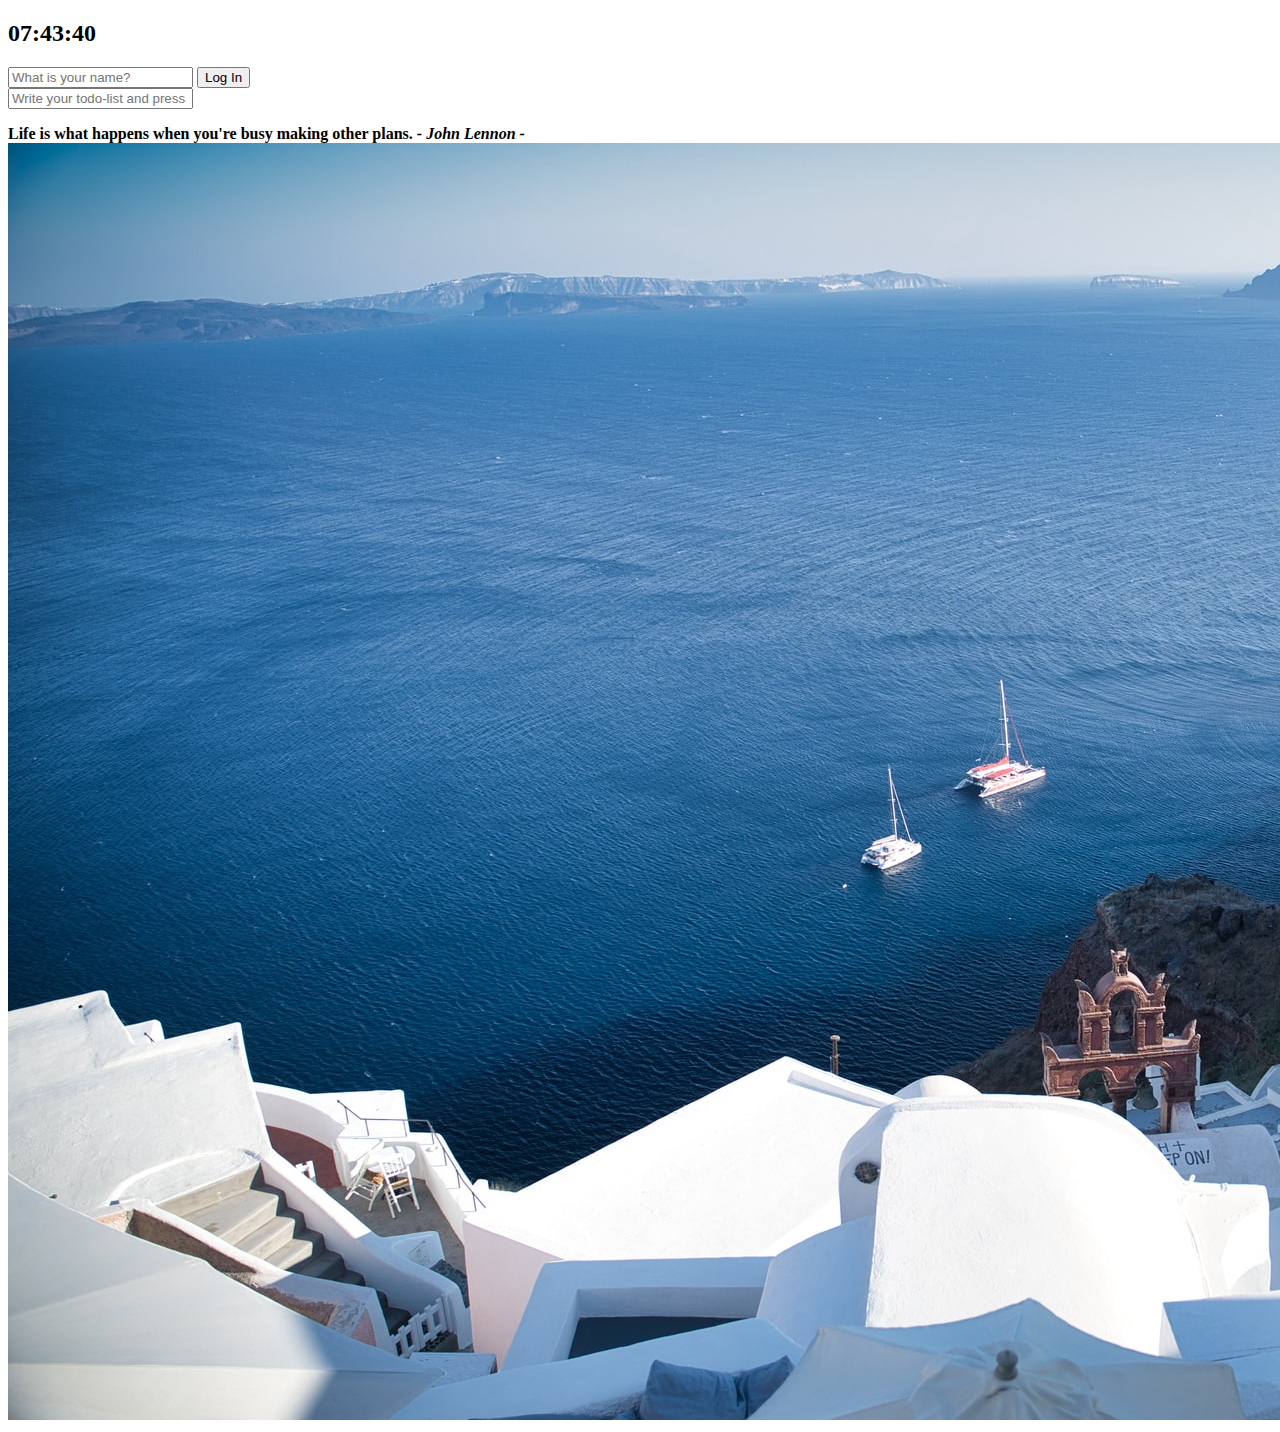
<file: Chapter7/index.html>
<!DOCTYPE html>
<html lang="en">
  <head>
    <meta charset="UTF-8" />
    <meta name="viewport" content="width=device-width, initial-scale=1.0" />
    <link rel="stylesheet" href="css/style.css" />
    <title>Momentum App</title>
  </head>
  <body>
    <h2 id="clock">00:00:00</h2>
    <form class="hidden" id="login-form">
      <input
        required
        maxlength="15"
        type="text"
        placeholder="What is your name?"
      />
      <input type="submit" value="Log In" />
    </form>
    <h1 class="hidden" id="greeting"></h1>
    <form id="todo-form">
      <input type="text" placeholder="Write your todo-list and press Enter" required />
    </form>
    <ul id="todo-list"></ul>
    <div id="quote">
      <b><span></span>
      <i>- <span></span> -</i></b>
    </div>
    <script src="js/greetings.js"></script>
    <script src="js/clock.js"></script>
    <script src="js/quotes.js"></script>
    <script src="js/background.js"></script>
    <script src="js/toDo.js"></script>
  </body>
</html>
</file>
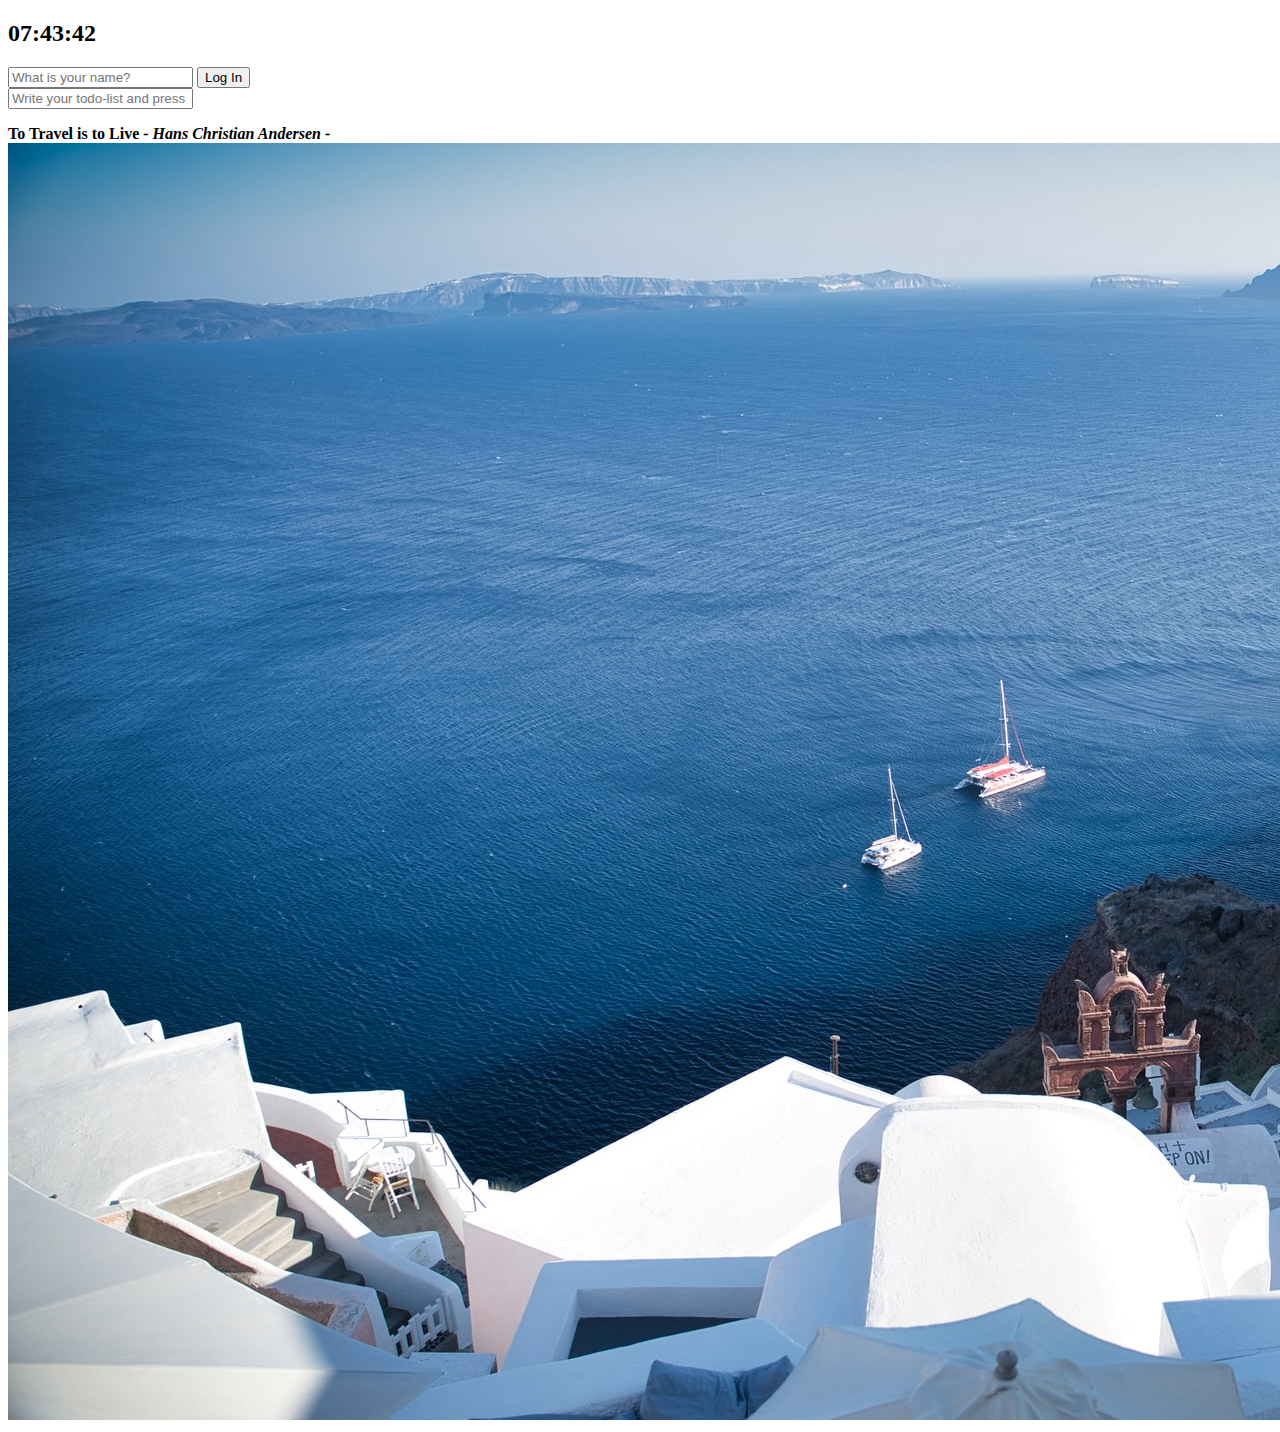
<file: Chapter8/index.html>
<!DOCTYPE html>
<html lang="en">
  <head>
    <meta charset="UTF-8" />
    <meta name="viewport" content="width=device-width, initial-scale=1.0" />
    <link rel="stylesheet" href="css/style.css" />
    <title>Momentum App</title>
  </head>
  <body>
    <h2 id="clock">00:00:00</h2>
    <form class="hidden" id="login-form">
      <input
        required
        maxlength="15"
        type="text"
        placeholder="What is your name?"
      />
      <input type="submit" value="Log In" />
    </form>
    <h1 class="hidden" id="greeting"></h1>
    <form id="todo-form">
      <input type="text" placeholder="Write your todo-list and press Enter" required />
    </form>
    <ul id="todo-list"></ul>
    <div id="quote">
      <b><span></span>
      <i>- <span></span> -</i></b>
    </div>
    <div id="weather">
      <span></span>
      <span></span>
    </div>
    <script src="js/greetings.js"></script>
    <script src="js/clock.js"></script>
    <script src="js/quotes.js"></script>
    <script src="js/background.js"></script>
    <script src="js/toDo.js"></script>
    <script src="js/weather.js"></script>
  </body>
</html>
</file>
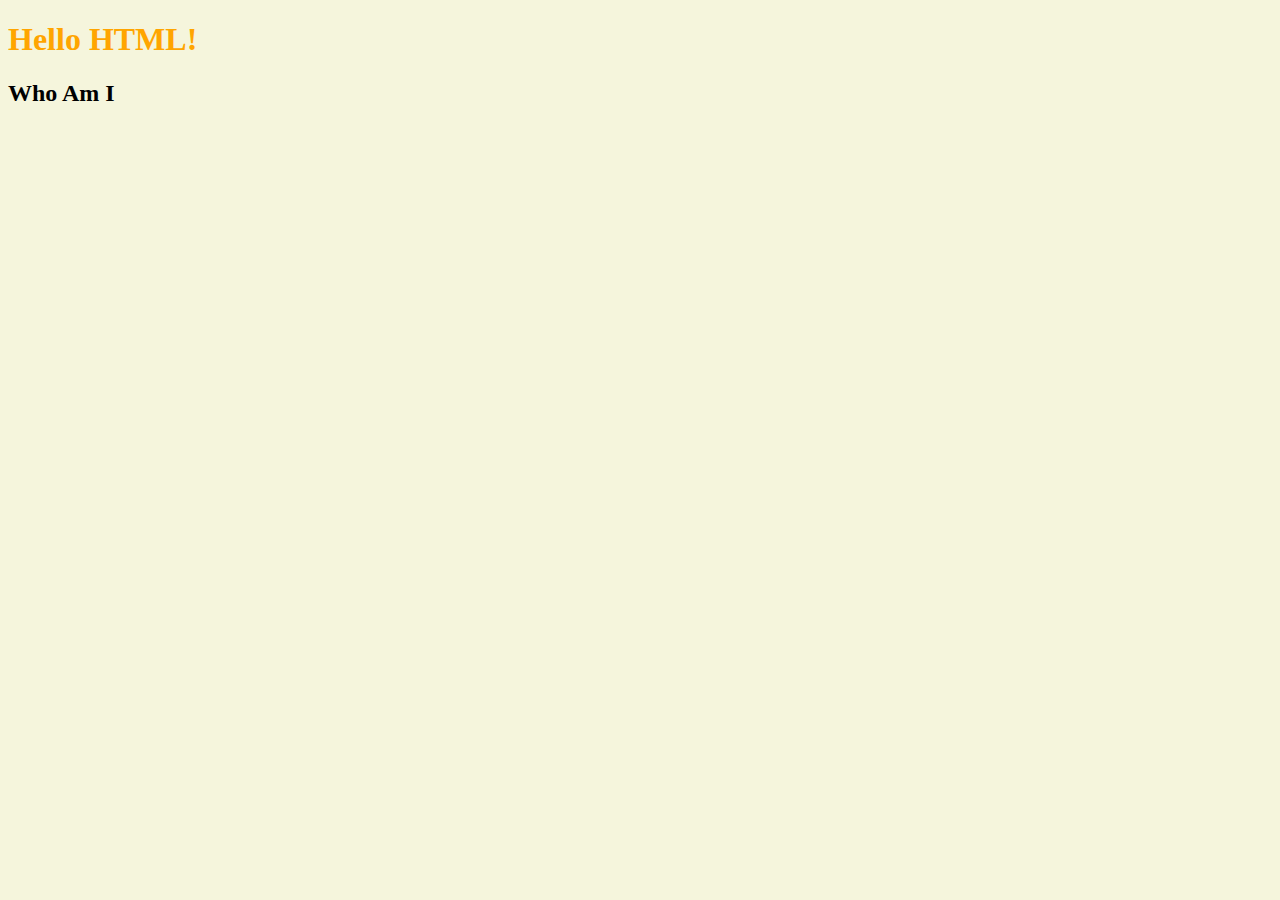
<file: classList/index.html>
<!DOCTYPE html>
<html lang="ko">
    <head>
        <meta charset="UTF-8">
        <link rel="stylesheet" href="style.css"/>
        <title>EXAMPLE</title>
    </head>
    <body>
        <div class="content">
            <h1>Hello HTML!</h1>
            <h2>Who Am I</h2>
        </div>
        
        <script src="app.js"></script>
    </body>
</html>
</file>
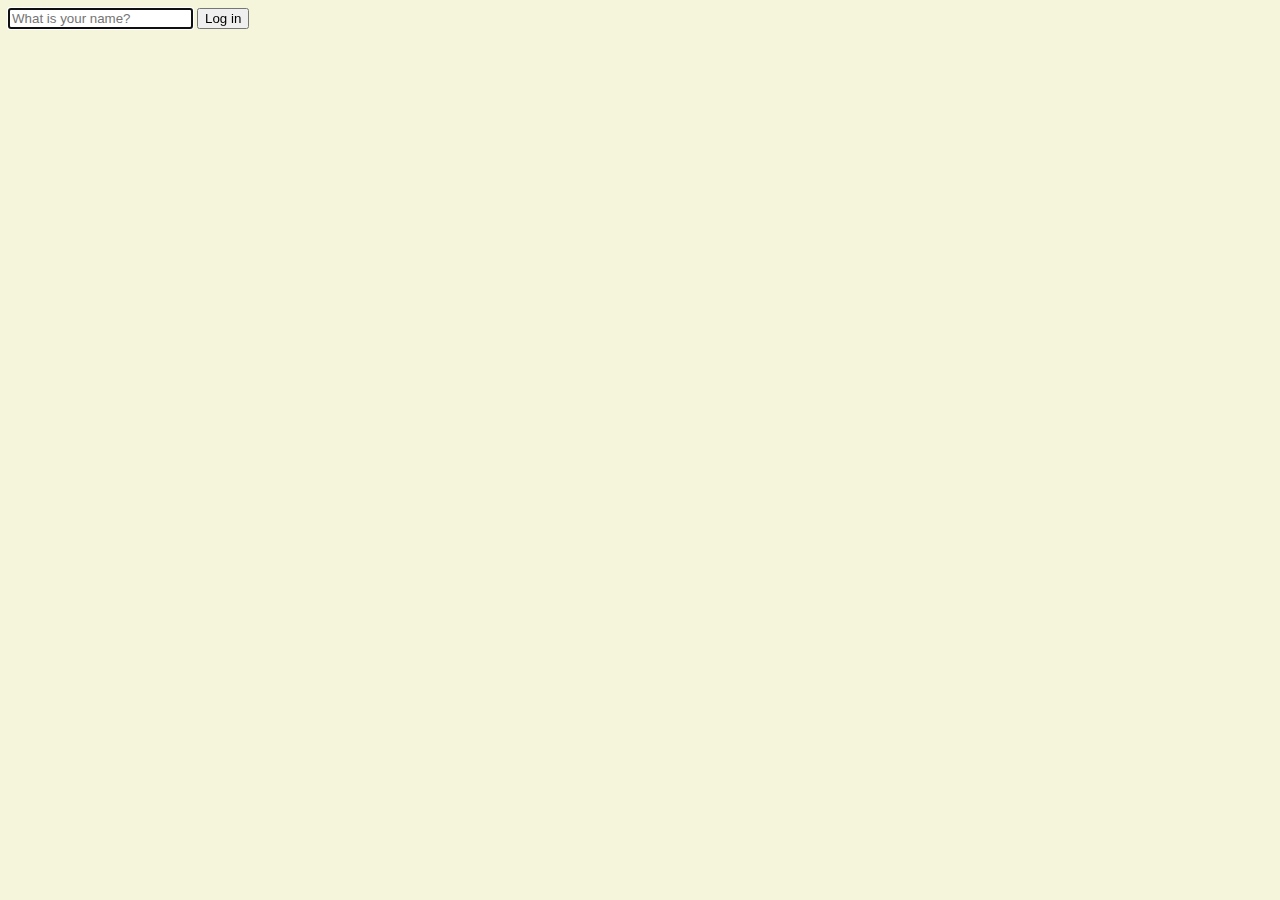
<file: Chapter4/4.2_Events_1/index.html>
<!DOCTYPE html>
<html lang="ko">
    <head>
        <meta charset="UTF-8">
        <link rel="stylesheet" href="style.css"/>
        <title>EXAMPLE</title>
    </head>
    <body>
        <form id="login-form">
            <input 
            required
            maxlength="15"
            type="text"
            placeholder="What is your name?"
            autofocus
            />
            <input type="submit" value="Log in" />
        </form>        
        <script src="app.js"></script>
    </body>
</html>
</file>
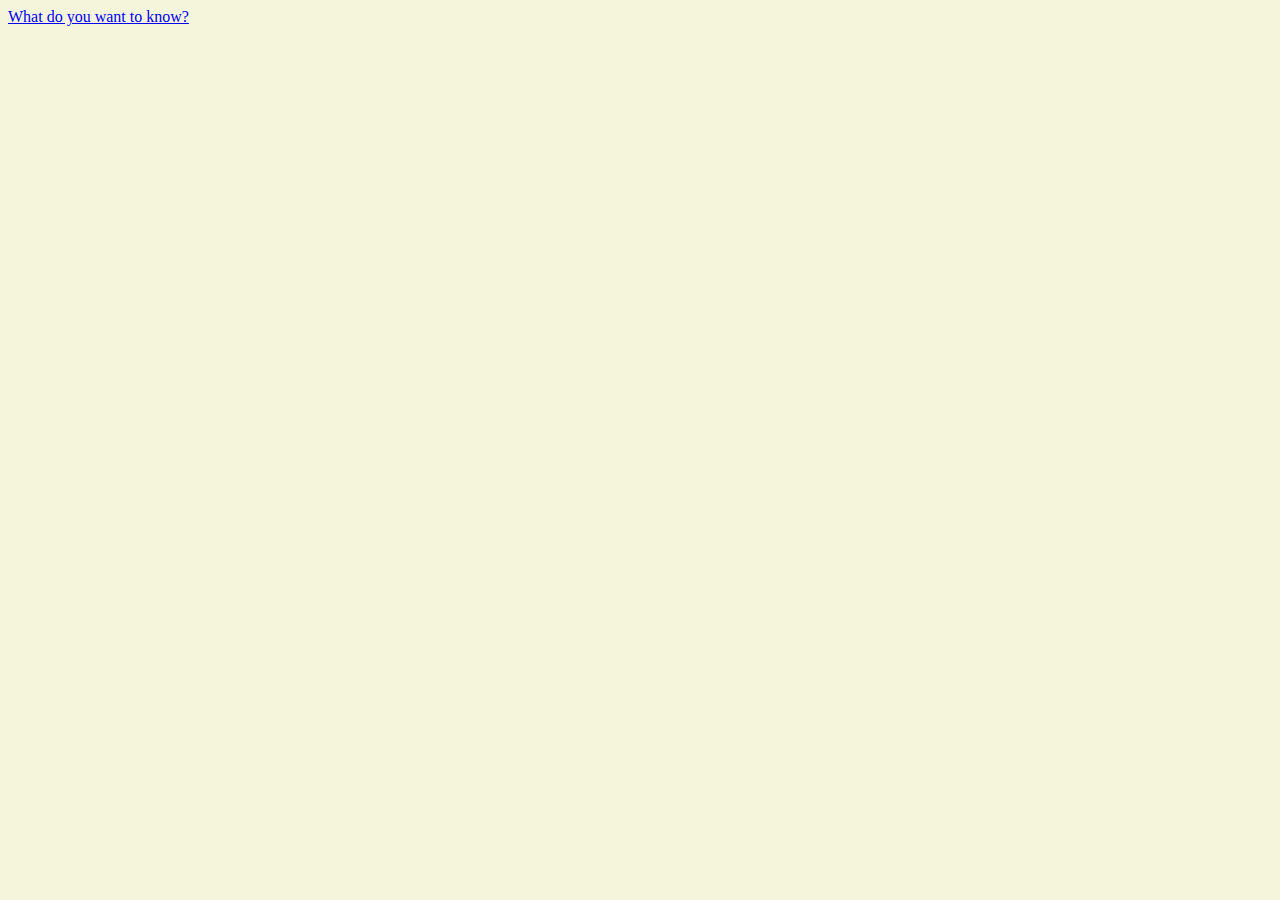
<file: Chapter4/4.3_Events_2/index.html>
<!DOCTYPE html>
<html lang="ko">
    <head>
        <meta charset="UTF-8">
        <link rel="stylesheet" href="style.css"/>
        <title>EXAMPLE</title>
    </head>
    <body>
        <form id="login-form"></form>
        <a href="https://chat.openai.com/">What do you want to know?</a>
        <script src="app.js"></script>
    </body>
</html>
</file>
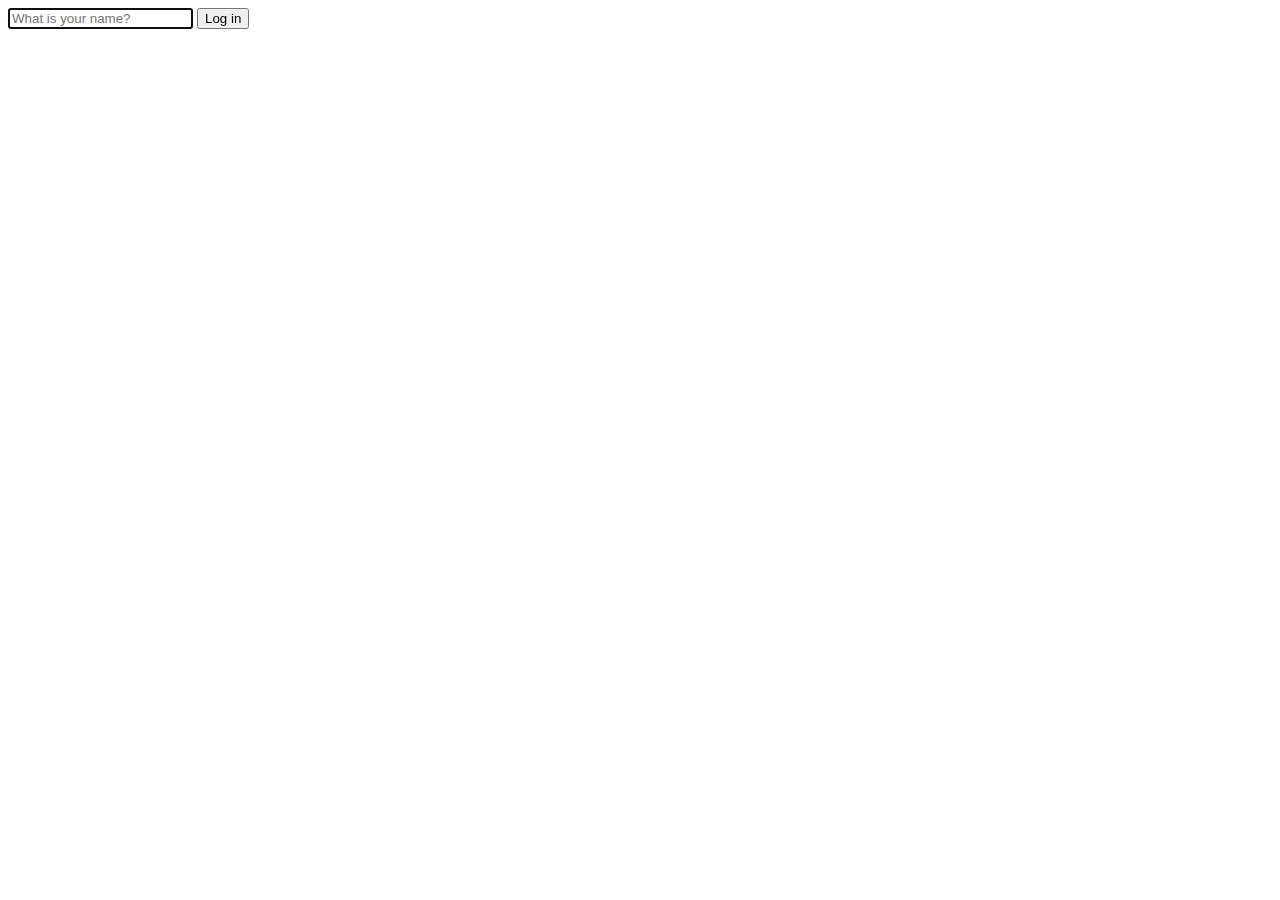
<file: Chapter4/4.4_gettingUserName/index.html>
<!DOCTYPE html>
<html lang="ko">
    <head>
        <meta charset="UTF-8">
        <link rel="stylesheet" href="style.css"/>
        <title>EXAMPLE</title>
    </head>
    <body>
        <form id="login-form">
            <input 
            required
            maxlength="15"
            type="text"
            placeholder="What is your name?"
            autofocus
            />
            <input type="submit" value="Log in" />
        </form>
        <h1 id="greeting" class="hidden"></h1>
        <script src="app.js"></script>
    </body>
</html>
</file>
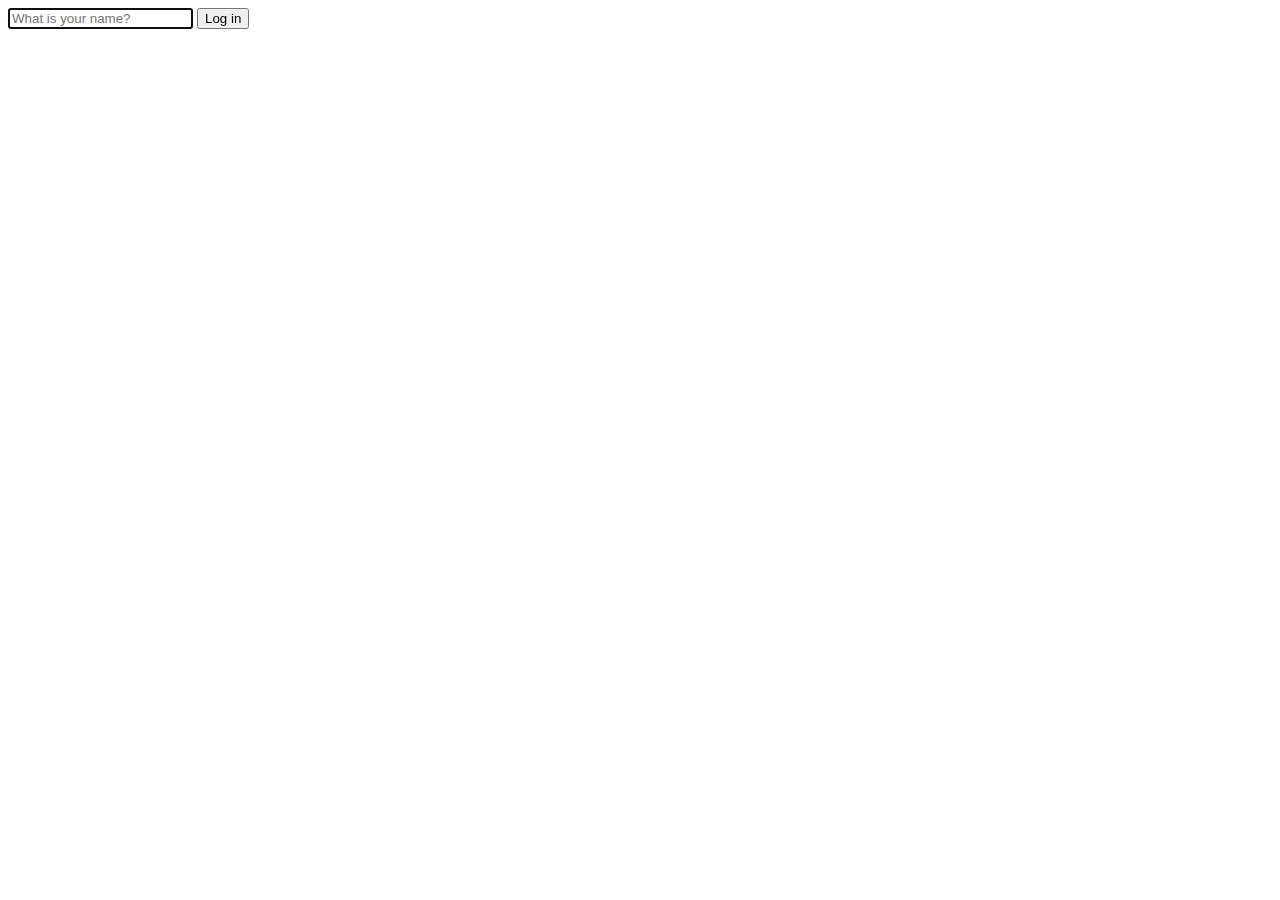
<file: Chapter4/4.6_loadingUserName/index.html>
<!DOCTYPE html>
<html lang="ko">
    <head>
        <meta charset="UTF-8">
        <link rel="stylesheet" href="style.css"/>
        <title>EXAMPLE</title>
    </head>
    <body>
        <form id="login-form" class="hidden">
            <input 
            required
            maxlength="15"
            type="text"
            placeholder="What is your name?"
            autofocus
            />
            <input type="submit" value="Log in" />
        </form>
        <h1 id="greeting" class="hidden"></h1>
        <script src="app.js"></script>
    </body>
</html>
</file>
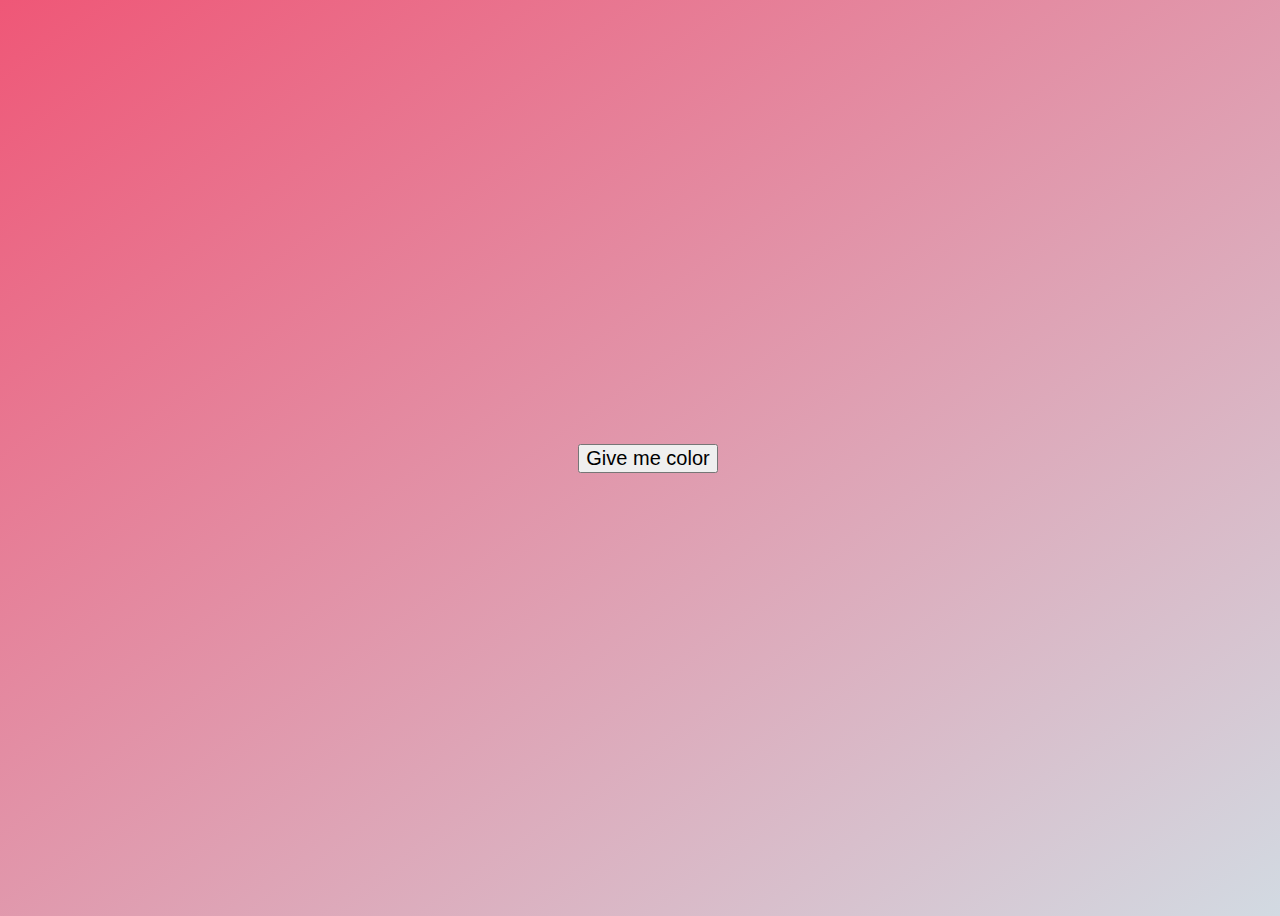
<file: VanillaJS_Challenge/Randomness/index.html>
<!DOCTYPE html>
<html>
  <head>
    <title>Vanilla Challenge</title>
    <meta charset="UTF-8" />
    <link rel="stylesheet" href="src/style.css" />
  </head>

  <body>
    <button>Give me color</button>
    <script src="src/app.js"></script>
  </body>
</html>
</file>
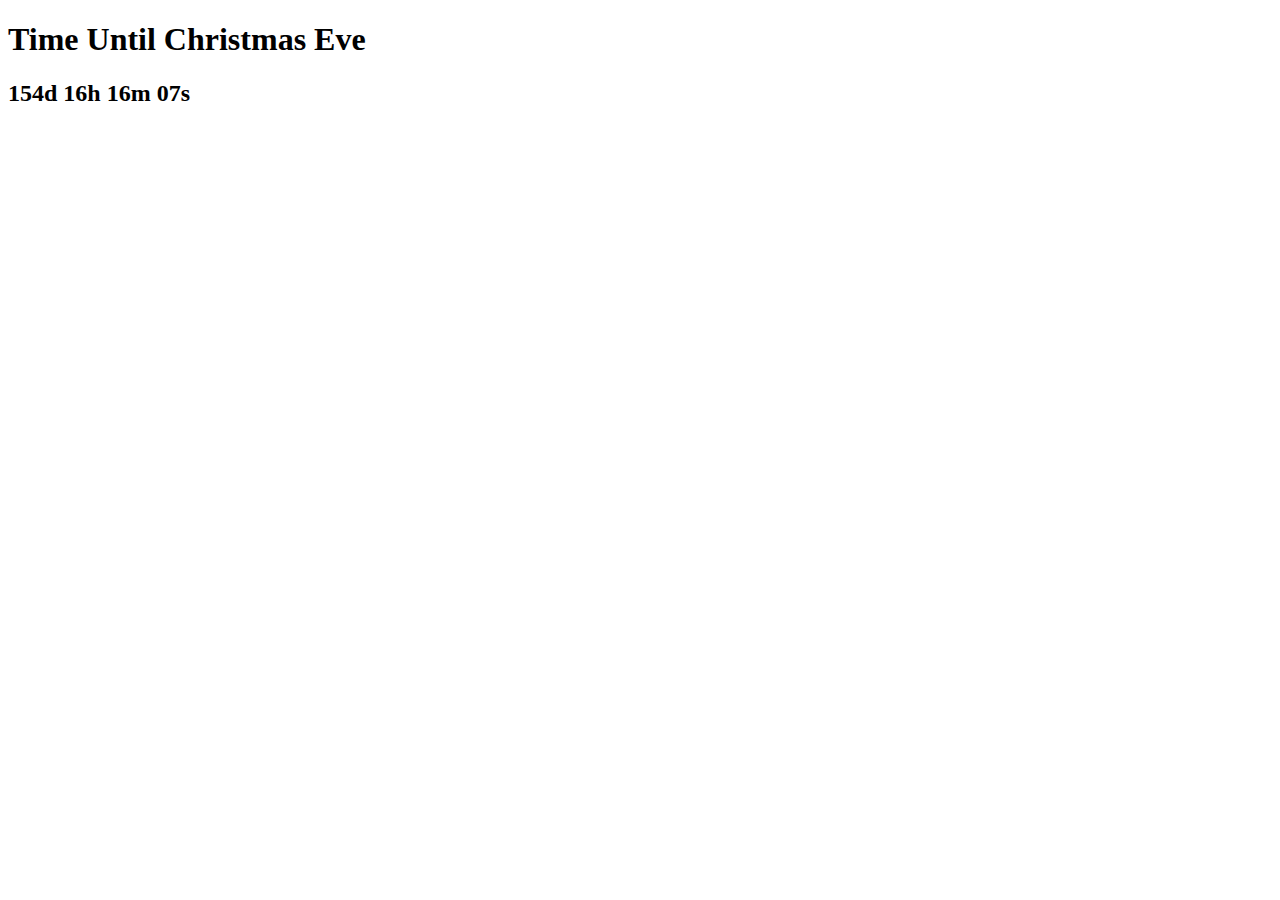
<file: VanillaJS_Challenge/TimeUntil/index.html>
<!DOCTYPE html>
<html>
  <head>
    <title>Time Until Christmas Eve</title>
    <meta charset="UTF-8" />
  </head>
  <body>
    <h1>Time Until Christmas Eve</h1>
    <h2 class="js-clock"></h2>
    <script src="app.js"></script>
  </body>
</html>
</file>
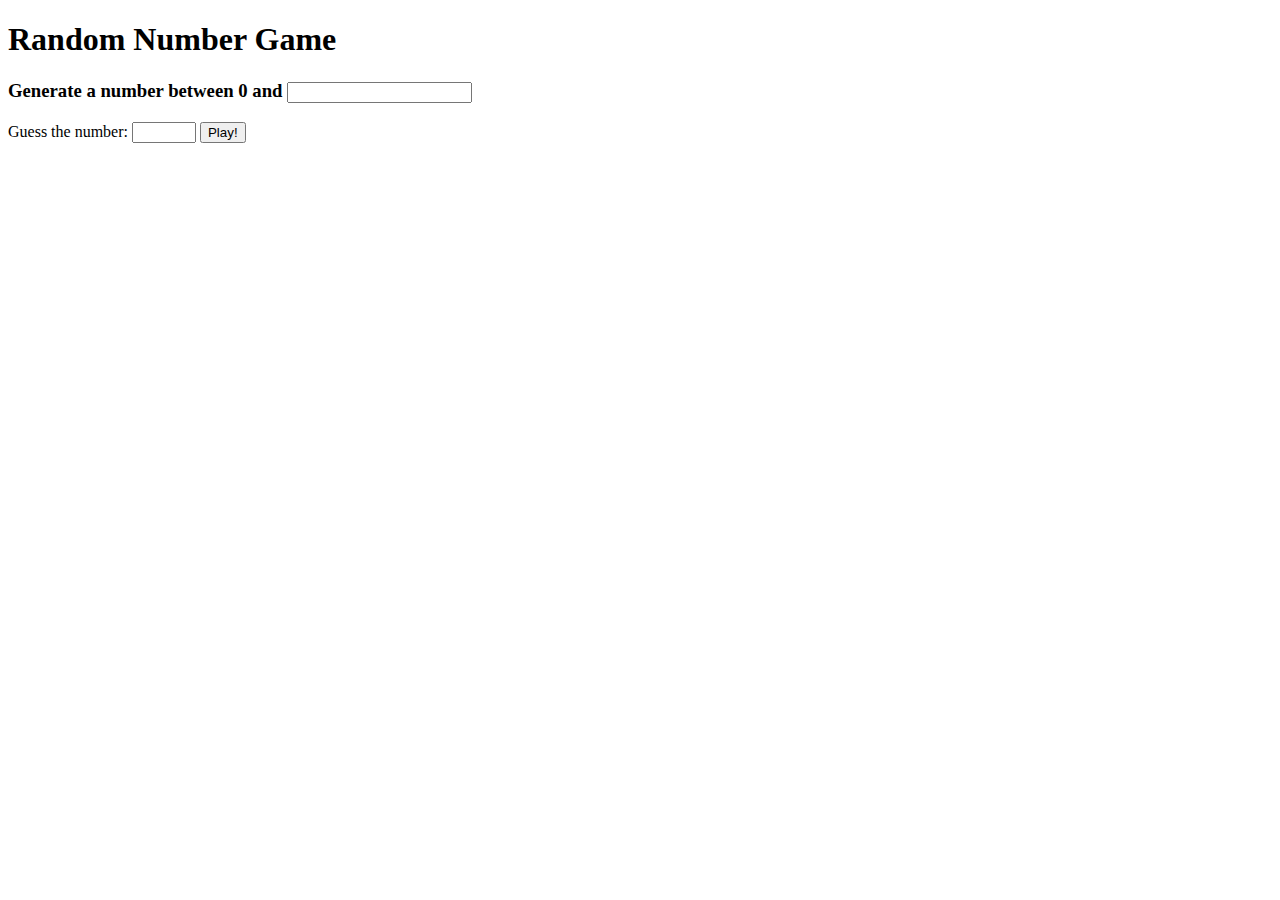
<file: VanillaJS_Challenge/JS_Casino/Answer/index.html>
<!DOCTYPE html>
<html>
  <head>
    <title>JS Casino</title>
    <meta charset="UTF-8" />
  </head>

  <body>
    <h1>Random Number Game</h1>
    <div>
      <h3 class="js-title">
        Generate a number between 0 and <input id="maxNumber" type="number" />
      </h3>
    </div>
    <form id="js-guess">
      <label>Guess the number:</label>
      <input type="number" max="200" min="5" />
      <button>Play!</button>
    </form>
    <div id="js-result">
      <span></span>
    </div>
    <script src="app.js"></script>
  </body>
</html>
</file>
<file: Chapter7/css/style.css>
.hidden {
  display: none;
}
</file>
<file: Chapter8/css/style.css>
.hidden {
  display: none;
}
</file>
<file: classList/style.css>
body {
  background-color: beige;
}

h1 {
    color: orange;
}

.clicked {
    color: cornflowerblue;
}
</file>
<file: Chapter4/4.2_Events_1/style.css>
body {
    background-color: beige;
}
</file>
<file: Chapter4/4.3_Events_2/style.css>
body {
    background-color: beige;
}
</file>
<file: Chapter4/4.4_gettingUserName/style.css>
.hidden {
    display: none;
}
</file>
<file: Chapter4/4.6_loadingUserName/style.css>
.hidden {
    display: none;
}
</file>
<file: VanillaJS_Challenge/Randomness/src/style.css>
body {
  height: 100vh;
  width: 100%;
  display: flex;
  justify-content: center;
  align-items: center;
  font-family: -apple-system, BlinkMacSystemFont, "Segoe UI", Roboto, Oxygen,
    Ubuntu, Cantarell, "Open Sans", "Helvetica Neue", sans-serif;
}

button {
  font-size: 20px;
}
</file>
